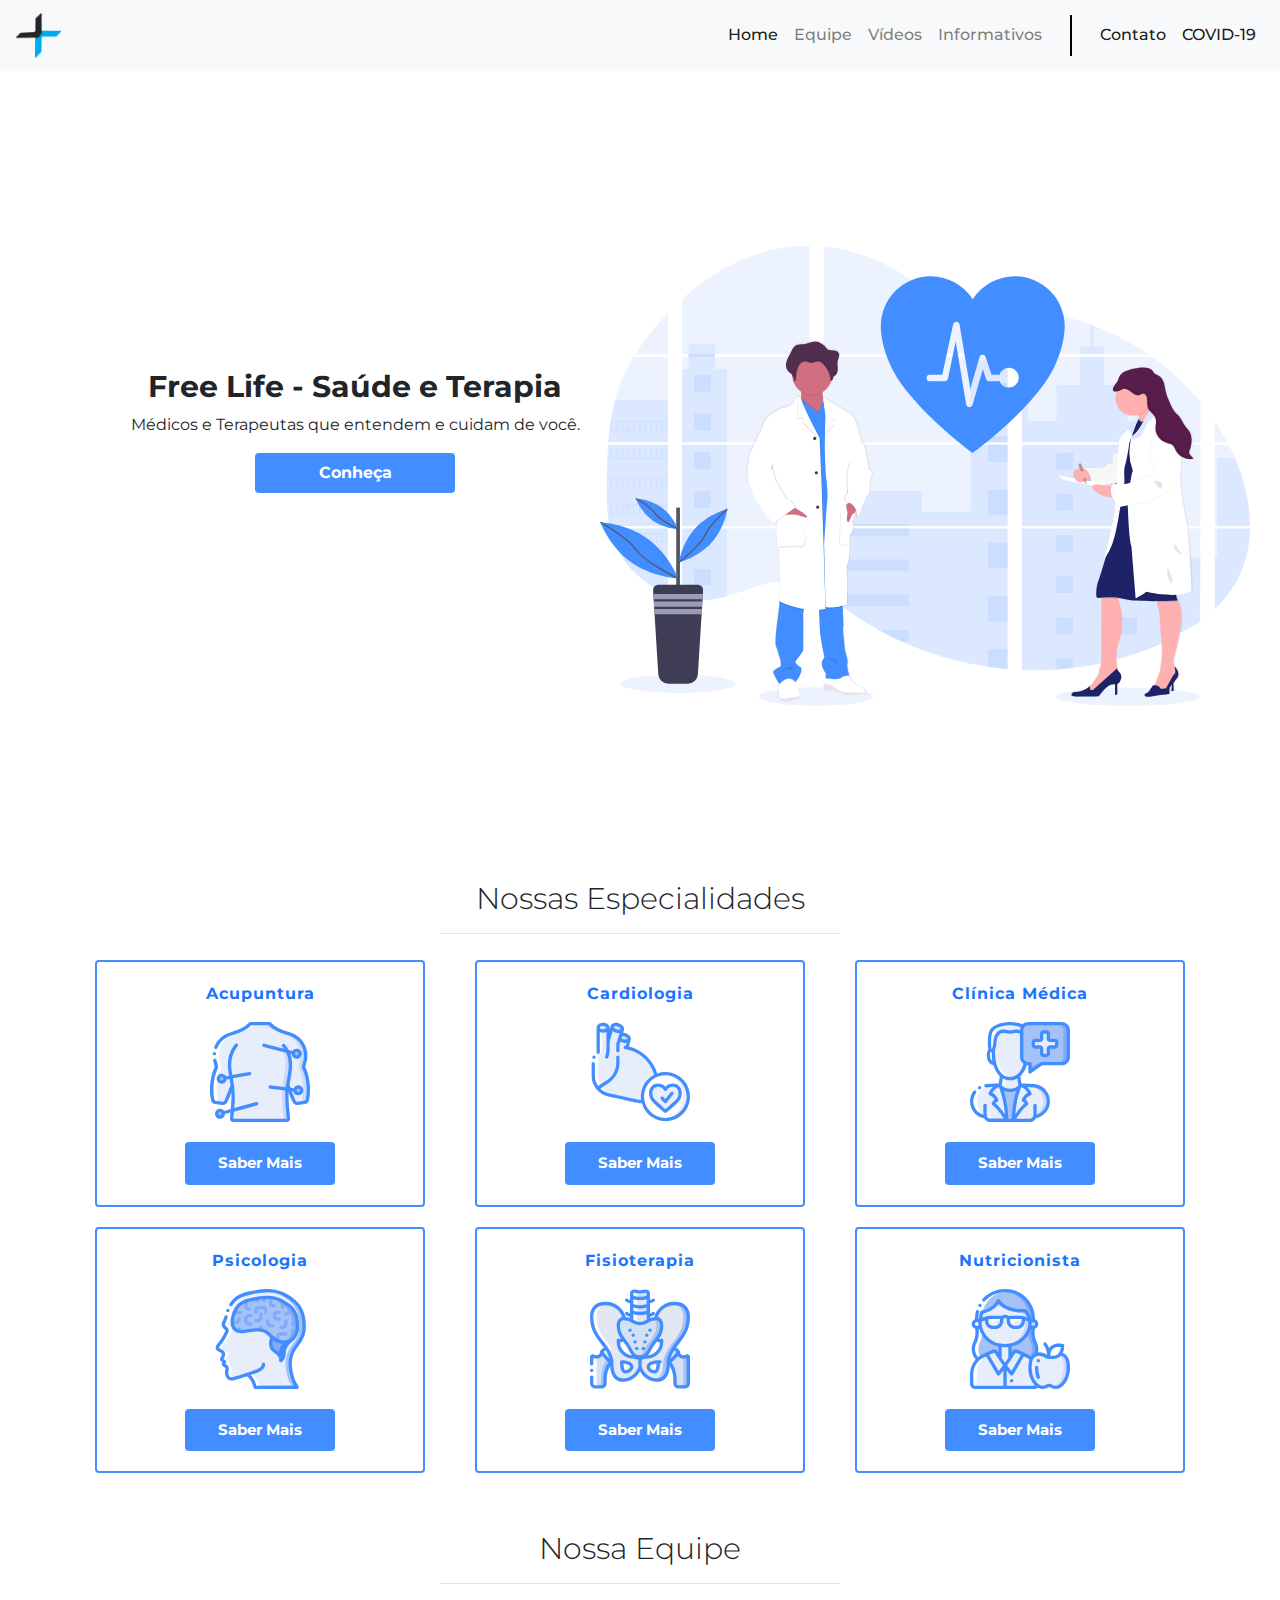
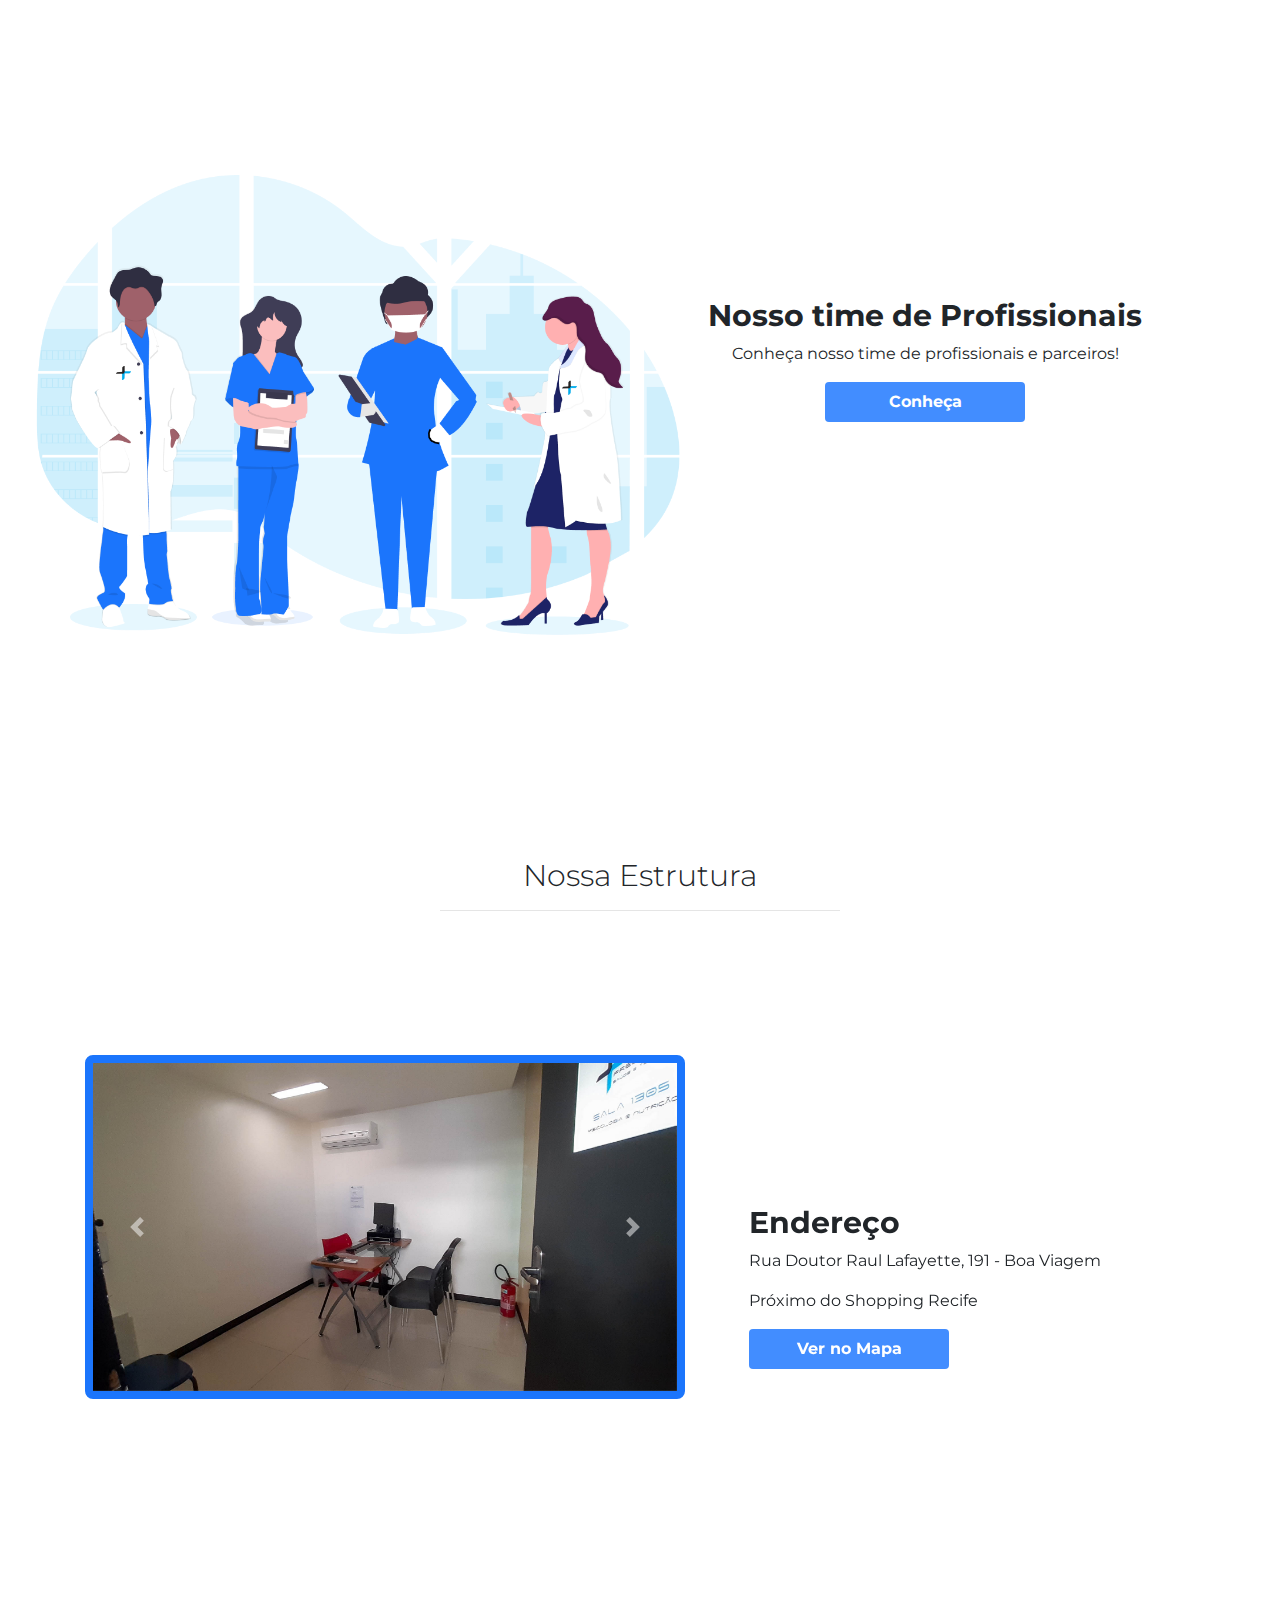
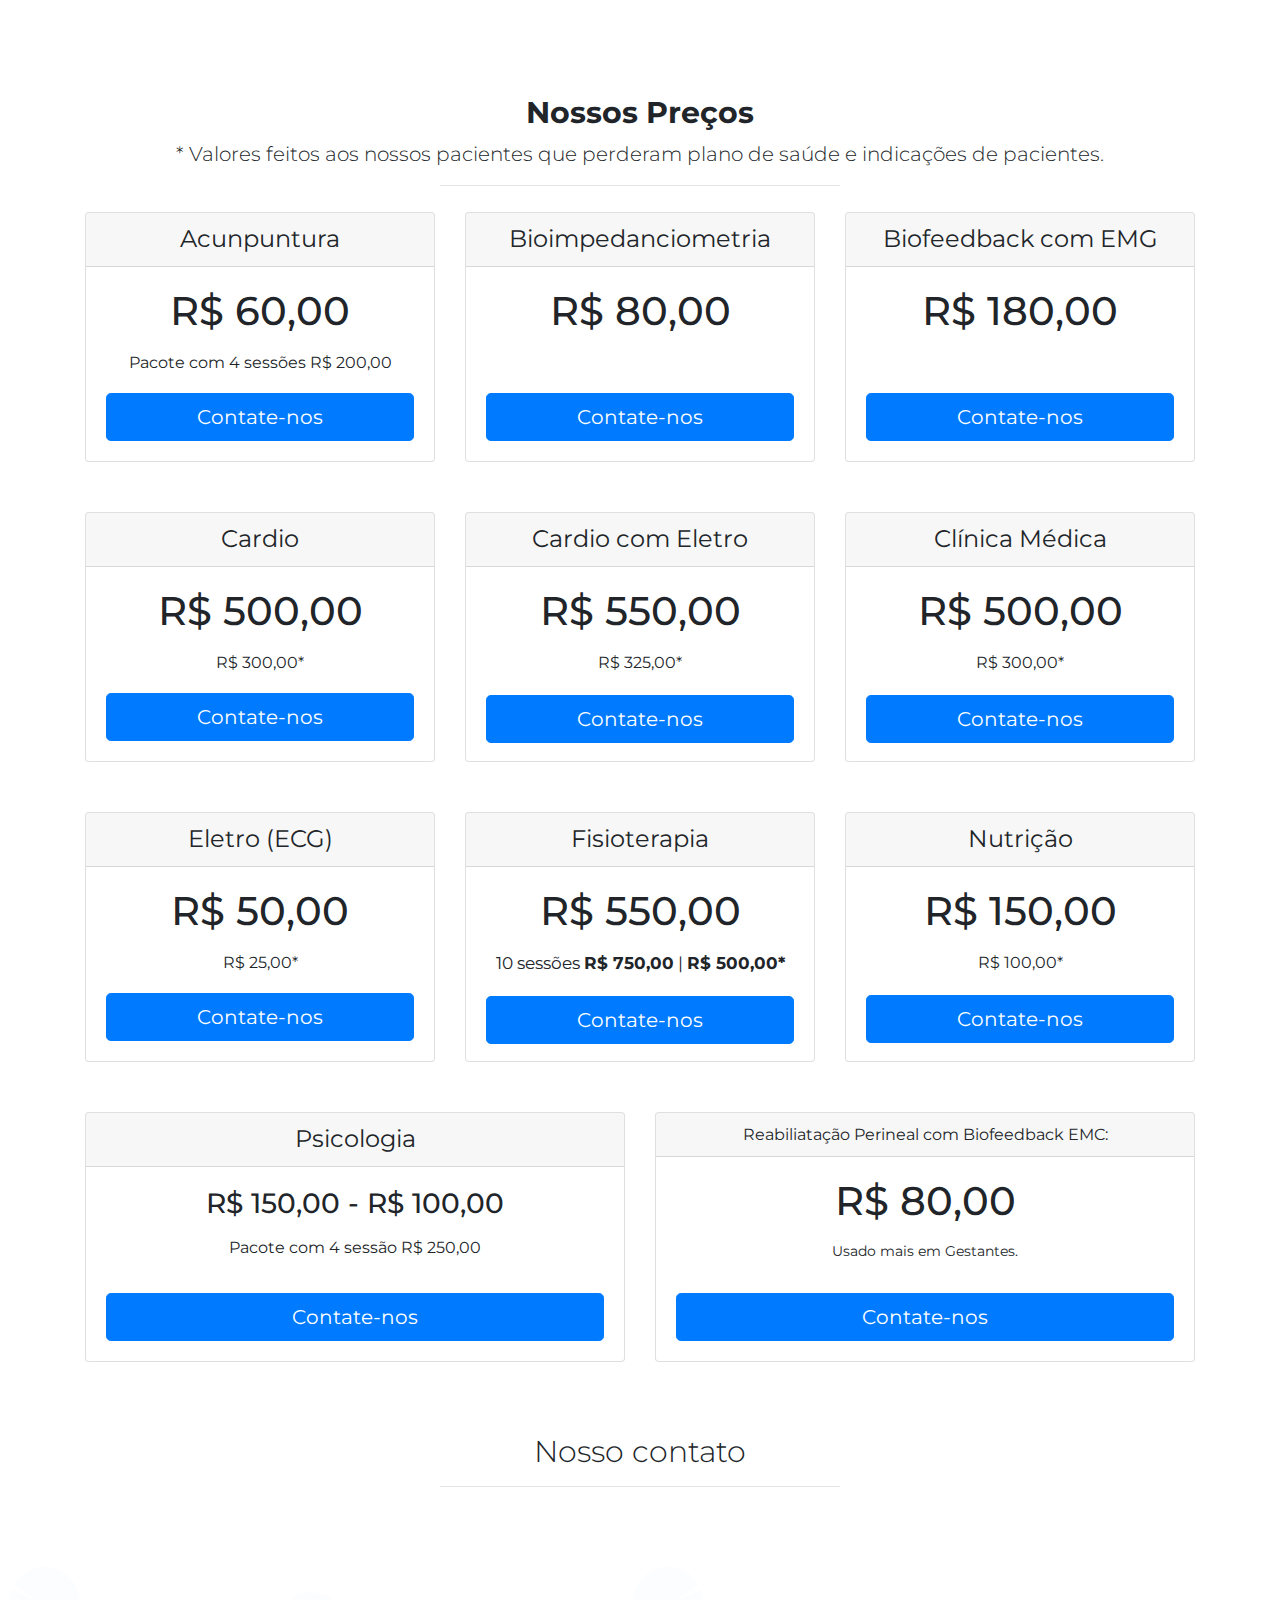
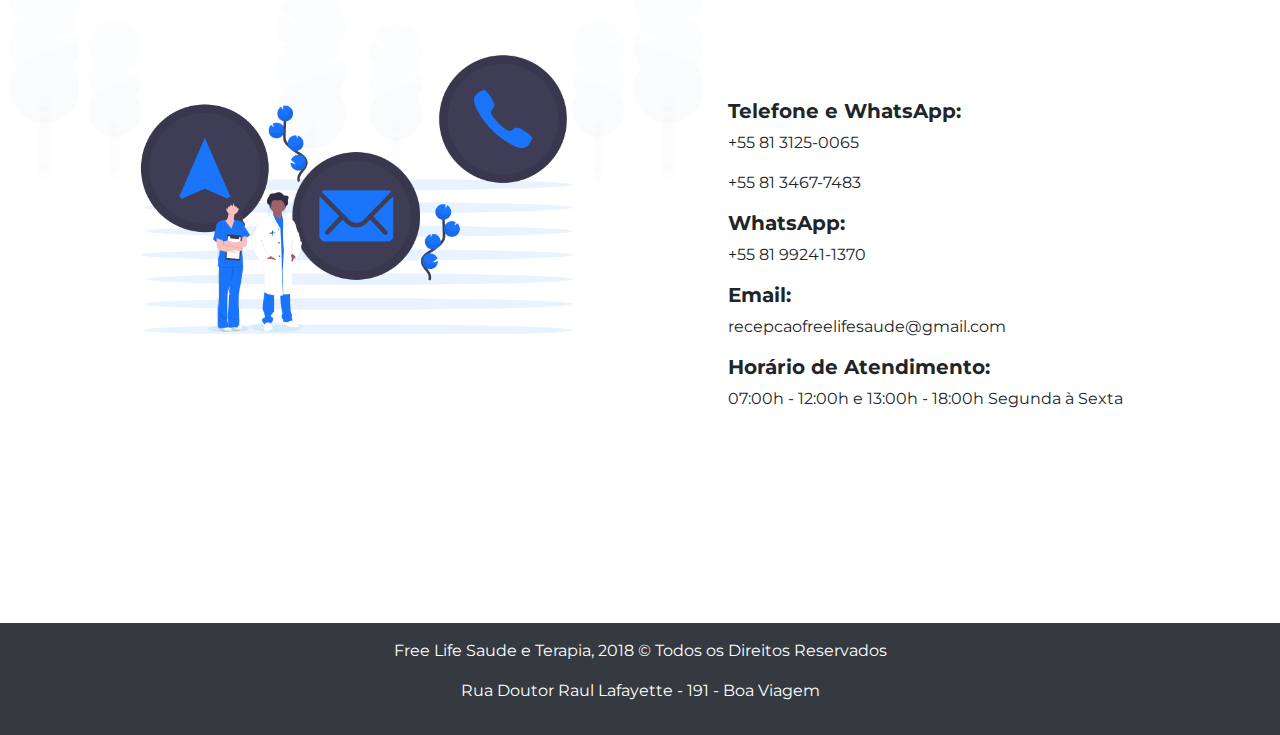
<file: index.html>
<!DOCTYPE html>
<html lang="en">
<head>
    <meta charset="UTF-8">
    <meta name="viewport" content="width=device-width, initial-scale=1.0">
    <title>Free Life - Saúde e Terapia</title>
    <link rel="stylesheet" href="https://maxcdn.bootstrapcdn.com/bootstrap/4.0.0/css/bootstrap.min.css" integrity="sha384-Gn5384xqQ1aoWXA+058RXPxPg6fy4IWvTNh0E263XmFcJlSAwiGgFAW/dAiS6JXm" crossorigin="anonymous"><link rel="stylesheet" href="https://maxcdn.bootstrapcdn.com/bootstrap/4.0.0/css/bootstrap.min.css" integrity="sha384-Gn5384xqQ1aoWXA+058RXPxPg6fy4IWvTNh0E263XmFcJlSAwiGgFAW/dAiS6JXm" crossorigin="anonymous">
    <link rel="stylesheet" href="./index.css">
    <link rel="stylesheet" href="./Global/Global.css">
    <link href="https://fonts.googleapis.com/css2?family=Montserrat:wght@400;500;600;700&display=swap" rel="stylesheet">

    <style>
      html, body, button{
        font-family: 'Montserrat', sans-serif;
      }

    </style>

</head>
<body>
    <!-- Navbar -->
    <nav class="navbar navbar-expand-lg navbar-light bg-light">
        <a class="navbar-brand" href="#">
            <img src="./Global/GlobalAssets/logo.png" width="45" height="45" alt="">
          </a>
        <button class="navbar-toggler" type="button" data-toggle="collapse" data-target="#navbarSupportedContent" aria-controls="navbarSupportedContent" aria-expanded="false" aria-label="Toggle navigation">
          <span class="navbar-toggler-icon"></span>
        </button>
      
        <div class="collapse navbar-collapse" id="navbarSupportedContent">
          <ul class="navbar-nav ml-auto">
            <li class="nav-item active">
                <a class="nav-link" href="#">Home</a>
            </li>
              </li>
              <li class="nav-item ">
                <a class="nav-link" href="./pages/Equipe/Equipe.html">Equipe</a>
              </li>
              <li class="nav-item ">
                <a class="nav-link" href="#">Vídeos</a>
              </li>
              <li class="nav-item ">
                <a class="nav-link" href="#">Informativos</a>
              </li>
              <div>
                  <hr class="d-none d-sm-block " style="height: 40px; width: 2px; background-color: #000; margin: 0 20px;"/>
              </div>
              <li class="nav-item active">
                <a class="nav-link" href="#">Contato</a>
              </li>
              <li class="nav-item active">
                <a class="nav-link" href="#">COVID-19</a>
              </li>
          </ul>
        </div>
      </nav>

      <div class="container">
        <div class="row">
          <div class="col-md-6 col-sm-12">
            <div style="display: flex; justify-content: center; align-items: center; flex-direction: column; height: 80vh; ">
                <h5 class="display-4 " style="font-size: 30px; font-weight: bold;">Free Life - Saúde e Terapia</h5>
                <p class="">Médicos e Terapeutas que entendem e cuidam de você.</p>
                <button class="" style="width: 200px; height: 40px ; font-weight: bold; border-radius: 4px; background-color: #428DFF; border: none; color: #FFF ;cursor: pointer;">Conheça</button>
            </div>
          </div>
          <div class="col-md-6  d-none d-sm-block  " >
            <div style="display: flex; justify-content: center; align-items: center; height: 90vh;">
              <img src="./undraw_medicine_b1ol (1).svg" alt="" style="width: 650px;">
            </div>
          </div>
        </div>
      </div>

      <div class="container d-none d-sm-block  ">

        <h5 class="display-4 text-center " style="font-size: 30px;">Nossas Especialidades</h5>
        <hr style="width: 400px;">

        <div class="row">
          <div class="col-md-4">
            <div class='especialidades'>
              <p>Acupuntura</p>
              <img src="./001-acupuntura.svg" alt="">
              <button>Saber Mais</button>
            </div>
          </div>
          <div class="col-md-4">
            <div class='especialidades'>
              <p>Cardiologia</p>
              <img src="./002-cardiologia.svg" alt="">
              <button>Saber Mais</button>
            </div>
          </div>
          <div class="col-md-4">
            <div class='especialidades'>
              <p>Clínica Médica</p>
              <img src="./003-medico.svg" alt="">
              <button>Saber Mais</button>
            </div>
          </div>
  
          <div class="col-md-4">
            <div class='especialidades'>
              <p>Psicologia</p>
              <img src="./007-cerebro.svg" alt="">
              <button>Saber Mais</button>
            </div>
          </div>
          <div class="col-md-4">
            <div class='especialidades'>
              <p>Fisioterapia</p>
              <img src="./005-osso.svg" alt="">
              <button>Saber Mais</button>
            </div>
          </div>
          <div class="col-md-4">
            <div class='especialidades'>
              <p>Nutricionista</p>
              <img src="./006-nutricionista.svg" alt="">
              <button>Saber Mais</button>
            </div>
          </div>
        </div>
      </div>

      <div class="container d-none d-sm-block">
        <h5 class="display-4 text-center mt-5" style="font-size: 30px;">Nossa Equipe</h5>
        <hr style="width: 400px;">


        <div class="row">
          <div class="col-md-6 " >
            <div style="display: flex; justify-content: center; align-items: center; height: 90vh;">
              <img src="./T.png" alt="" style="width: 650px;">
            </div>
          </div>
          <div class="col-md-6 ">
            <div style="display: flex; justify-content: center; align-items: center; flex-direction: column; height: 80vh; ">
                <h5 class="display-4 " style="font-size: 30px; font-weight: bold;">Nosso time de Profissionais</h5>
                <p class="">Conheça nosso time de profissionais e parceiros!</p>
                <button class="" style="width: 200px; height: 40px ; font-weight: bold; border-radius: 4px; background-color: #428DFF; border: none; color: #FFF ;cursor: pointer;">Conheça</button>
            </div>
          </div>
        </div>
      </div>

      <div class="container d-none d-sm-block">
        <div class="">
          <h5 class="display-4 text-center mt-5" style="font-size: 30px;">Nossa Estrutura</h5>
          <hr style="width: 400px;">
        </div>


        <div class="row">
          <div class="col-md-6 d-none d-sm-block" >
            <div class="teste shadow">
              <div id="carouselExampleFade" class="carousel slide carousel-fade" data-ride="carousel">
                <div class="carousel-inner">
                  <div class="carousel-item active">
                    <img class="d-block w-100" src="./EstruturaAssets/01.jpg" alt="Segundo Slide">
                  </div>
                  <div class="carousel-item">
                    <img class="d-block w-100" src="./EstruturaAssets/02.jpg" alt="Terceiro Slide">
                  </div>
                  <div class="carousel-item">
                    <img class="d-block w-100" src="./EstruturaAssets/03.jpg" alt="Quarto Slide">
                  </div>
                  <div class="carousel-item">
                    <img class="d-block w-100" src="./EstruturaAssets/04.jpg" alt="Quinto Slide">
                  </div>
                  <div class="carousel-item">
                    <img class="d-block w-100" src="./EstruturaAssets/05.jpg" alt="Sexto Slide">
                  </div>
                  <div class="carousel-item">
                    <img class="d-block w-100" src="./EstruturaAssets/06.jpg" alt="Sétimo Slide">
                  </div>
                  <div class="carousel-item">
                    <img class="d-block w-100" src="./EstruturaAssets/07.jpg" alt="Oitavo Slide">
                  </div>
                  <div class="carousel-item">
                    <img class="d-block w-100" src="./EstruturaAssets/08.jpg" alt="Nono Slide">
                  </div>
                  <div class="carousel-item">
                    <img class="d-block w-100" src="./EstruturaAssets/09.jpg" alt="Décimo Slide">
                  </div>
                  <div class="carousel-item">
                    <img class="d-block w-100" src="./EstruturaAssets/10.jpg" alt="Décimo primeiro Slide">
                  </div>
                  <div class="carousel-item">
                    <img class="d-block w-100" src="./EstruturaAssets/11.jpg" alt="Décimo segundo Slide">
                  </div>
                  <div class="carousel-item">
                    <img class="d-block w-100" src="./EstruturaAssets/12.jpg" alt="Décimo segundo Slide">
                  </div>
                  <div class="carousel-item">
                    <img class="d-block w-100" src="./EstruturaAssets/13.jpg" alt="Décimo segundo Slide">
                  </div>
                  <div class="carousel-item">
                    <img class="d-block w-100" src="./EstruturaAssets/14.jpg" alt="Décimo segundo Slide">
                  </div>
                  <div class="carousel-item">
                    <img class="d-block w-100" src="./EstruturaAssets/15.jpg" alt="Décimo segundo Slide">
                  </div>
                  <div class="carousel-item">
                    <img class="d-block w-100" src="./EstruturaAssets/16.jpg" alt="Décimo segundo Slide">
                  </div>
                  <div class="carousel-item">
                    <img class="d-block w-100" src="./EstruturaAssets/17.jpg" alt="Décimo segundo Slide">
                  </div>
                </div>
                <a class="carousel-control-prev" href="#carouselExampleFade" role="button" data-slide="prev">
                  <span class="carousel-control-prev-icon" aria-hidden="true"></span>
                  <span class="sr-only">Anterior</span>
                </a>
                <a class="carousel-control-next" href="#carouselExampleFade" role="button" data-slide="next">
                  <span class="carousel-control-next-icon" aria-hidden="true"></span>
                  <span class="sr-only">Próximo</span>
                </a>
              </div>
            </div>
          </div>
          <div class="col-md-6">
            <div style="display: flex; justify-content: center; align-items: center; flex-direction: column; height: 80vh; ">
              <div class="endereco">
                <h5 class="display-4 " style="font-size: 30px; font-weight: bold;">Endereço</h5>
                <p class="">Rua Doutor Raul Lafayette, 191 - Boa Viagem</p>
                <p>Próximo do Shopping Recife</p>
                <a href="https://www.google.com.br/maps/place/Rua+Dr.+Raul+Lafayette,+191+-+Boa+Viagem,+Recife+-+PE,+51021-220/@-8.1224365,-34.9032361,17z/data=!3m1!4b1!4m5!3m4!1s0x7ab1fb3d713d143:0x7b8ee37aa65591a1!8m2!3d-8.1224365!4d-34.9010474">
                  <button class="" style="width: 200px; height: 40px ; font-weight: bold; border-radius: 4px; background-color: #428DFF; border: none; color: #FFF ;cursor: pointer;">Ver no Mapa</button>
                </a>
              </div>
            </div>
          </div>
        </div>
      </div>

      
      <div class="container">
        <h5 class="display-4 text-center mt-5" style="font-size: 30px; font-weight: 700;">Nossos Preços</h5>
        <p class="lead text-center" style="font-size: 20px;">* Valores feitos aos nossos pacientes que perderam plano de saúde e indicações de pacientes.</p>
        <hr style="width: 400px;">

        <div class="card-deck mb-3 text-center">
          <div class="card mb-4 shadow-sm" style="height: 250px; width: 350px;">
            <div class="card-header color">
              <h4 class="my-0 font-weight-normal">Acunpuntura</h4>
            </div>
            <div class="card-body" style='display: flex; flex-direction: column; justify-content: space-between;'>
              <div>
                <h1 class="card-title pricing-card-title">R$ 60,00</h1>
                <ul class="list-unstyled mt-3 mb-3">
                  <li>Pacote com 4 sessões R$ 200,00 </li>
                </ul>
              </div>
              <div>
                <button type="button" class="btn btn-lg btn-block btn-primary">Contate-nos</button>
              </div>
            </div>
          </div>
          <div class="card mb-4 shadow-sm" style="height: 250px;">
            <div class="card-header color">
              <h4 class="my-0 font-weight-normal">Bioimpedanciometria</h4>
            </div>
            <div class="card-body" style="display: flex; flex-direction: column; justify-content: space-between;">
              <div>
                <h1 class="card-title pricing-card-title">R$ 80,00</h1>
              </div>
              <div>
                <button type="button" class="btn btn-lg btn-block btn-primary mt-1">Contate-nos</button>
              </div>
            </div>
          </div>
          <div class="card mb-4 shadow-sm" style="height: 250px;">
            <div class="card-header">
              <h4 class="my-0 font-weight-normal">Biofeedback com EMG</h4>
            </div>
            <div class="card-body" style="display: flex; flex-direction: column; justify-content: space-between;">
              <div>
                <h1 class="card-title pricing-card-title">R$ 180,00</h1>
              </div>
              <div>
                <button type="button" class="btn btn-lg btn-block btn-primary mt-1">Contate-nos</button>
              </div>
            </div>
          </div>
        </div>

        <div class="card-deck mb-3 text-center">
          <div class="card mb-4 shadow-sm" style="height: 250px;">
            <div class="card-header color">
              <h4 class="my-0 font-weight-normal">Cardio</h4>
            </div>
            <div class="card-body" style='display: flex; flex-direction: column; justify-content: space-between;'>
              <div>
                <h1 class="card-title pricing-card-title">R$ 500,00</h1>
                <ul class="list-unstyled mt-3 mb-3">
                  <li>R$ 300,00*</li>
                </ul>
              </div>
              <div>
                <button type="button" class="btn btn-lg btn-block btn-primary">Contate-nos</button>
              </div>
            </div>
          </div>
          <div class="card mb-4 shadow-sm" style="height: 250px;">
            <div class="card-header color">
              <h4 class="my-0 font-weight-normal">Cardio com Eletro</h4>
            </div>
            <div class="card-body" style="display: flex; flex-direction: column; justify-content: space-between;">
              <div>
                <h1 class="card-title pricing-card-title">R$ 550,00</h1>
                <ul class="list-unstyled mt-3 mb-3">
                  <li>R$ 325,00*</li>
                </ul>
              </div>
              <div>
                <button type="button" class="btn btn-lg btn-block btn-primary mt-1">Contate-nos</button>
              </div>
            </div>
          </div>
          <div class="card mb-4 shadow-sm" style="height: 250px;">
            <div class="card-header">
              <h4 class="my-0 font-weight-normal">Clínica Médica</h4>
            </div>
            <div class="card-body" style="display: flex; flex-direction: column; justify-content: space-between;">
              <div>
                <h1 class="card-title pricing-card-title">R$ 500,00</h1>
                <ul class="list-unstyled mt-3 mb-3">
                  <li>R$ 300,00*</li>
                </ul>
              </div>
              <div>
                <button type="button" class="btn btn-lg btn-block btn-primary mt-1">Contate-nos</button>
              </div>
            </div>
          </div>
        </div>

        <div class="card-deck mb-3 text-center">
          <div class="card mb-4 shadow-sm" style="height: 250px;">
            <div class="card-header color">
              <h4 class="my-0 font-weight-normal">Eletro (ECG)</h4>
            </div>
            <div class="card-body" style='display: flex; flex-direction: column; justify-content: space-between;'>
              <div>
                <h1 class="card-title pricing-card-title">R$ 50,00</h1>
                <ul class="list-unstyled mt-3 mb-3">
                  <li>R$ 25,00*</li>
                </ul>
              </div>
              <div>
                <button type="button" class="btn btn-lg btn-block btn-primary">Contate-nos</button>
              </div>
            </div>
          </div>
          <div class="card mb-4 shadow-sm" style="height: 250px;">
            <div class="card-header color">
              <h4 class="my-0 font-weight-normal">Fisioterapia</h4>
            </div>
            <div class="card-body" style="display: flex; flex-direction: column; justify-content: space-between;">
              <div>
                <h1 class="card-title pricing-card-title">R$ 550,00</h1>
                <ul class="list-unstyled mt-3 mb-3" style="font-size: 17px;">
                  <li>10 sessões <strong>R$ 750,00</strong> | <strong>R$ 500,00*</strong></li>
                  
                </ul>
              </div>
              <div>
                <button type="button" class="btn btn-lg btn-block btn-primary mt-1">Contate-nos</button>
              </div>
            </div>
          </div>
          <div class="card mb-4 shadow-sm" style="height: 250px;">
            <div class="card-header">
              <h4 class="my-0 font-weight-normal">Nutrição</h4>
            </div>
            <div class="card-body" style="display: flex; flex-direction: column; justify-content: space-between;">
              <div>
                <h1 class="card-title pricing-card-title">R$ 150,00</h1>
                <ul class="list-unstyled mt-3 mb-3">
                  <li>R$ 100,00*</li>
                </ul>
              </div>
              <div>
                <button type="button" class="btn btn-lg btn-block btn-primary mt-1">Contate-nos</button>
              </div>
            </div>
          </div>
        </div>

        <div class="card-deck mb-3 text-center">
          <div class="card mb-4 shadow-sm" style="height: 250px;">
            <div class="card-header color">
              <h4 class="my-0 font-weight-normal">Psicologia</h4>
            </div>
            <div class="card-body" style='display: flex; flex-direction: column; justify-content: space-between;'>
              <div>
                <h1 class="card-title pricing-card-title" style="font-size: 28px;">R$ 150,00 - R$ 100,00</h1>
                <ul class="list-unstyled mt-3 mb-3">
                  <li>Pacote com 4 sessão R$ 250,00</li>
                </ul>
              </div>
              <div>
                <button type="button" class="btn btn-lg btn-block btn-primary">Contate-nos</button>
              </div>
            </div>
          </div>
          <div class="card mb-4 shadow-sm" style="height: 250px;">
            <div class="card-header color">
              <h4 class="my-0 font-weight-normal" style="font-size: 16px;">Reabiliatação Perineal com Biofeedback EMC:</h4>
            </div>
            <div class="card-body" style="display: flex; flex-direction: column; justify-content: space-between;">
              <div>
                <h1 class="card-title pricing-card-title">R$ 80,00</h1>
                <ul class="list-unstyled mt-3 mb-3" style="font-size: 14px;">
                  <li>Usado mais em Gestantes.</li>
                </ul>
              </div>
              <div>
                <button type="button" class="btn btn-lg btn-block btn-primary mt-1">Contate-nos</button>
              </div>
            </div>
          </div>
        </div>
      </div>


      <div class="container">
        <h5 class="display-4 text-center mt-5" style="font-size: 30px;">Nosso contato</h5>
        <hr style="width: 400px;">


        <div class="row">
          <div class="col-md-6 d-none d-sm-block" >
            <div style="display: flex; justify-content: center; align-items: center; height: 55vh;">
              <img src="./contact.png" alt="" style="width: 700px;">
            </div>
          </div>
          <div class="col-md-6 col-sm-12">
            <div style="display: flex; justify-content: center; align-items: center; flex-direction: column; height: 80vh; ">
              <div class="endereco">
                <h5 class="display-4 " style="font-size: 20px; font-weight: bold;">Telefone e WhatsApp:</h5>
                <p class="">+55 81 3125-0065</p>
                <p class="">+55 81 3467-7483</p>
                <h5 class="display-4 " style="font-size: 20px; font-weight: bold;">WhatsApp:</h5>
                <p class="">+55 81 99241-1370</p>
                <h5 class="display-4 " style="font-size: 20px; font-weight: bold;">Email:</h5>
                <p class="">recepcaofreelifesaude@gmail.com</p>
                <h5 class="display-4 " style="font-size: 20px; font-weight: bold;">Horário de Atendimento:</h5>
                <p class="">07:00h - 12:00h e 13:00h - 18:00h Segunda à Sexta</p>
                  <div class="endereco d-sm-block d-md-none">
                    <p class="" style="font-size: 20px; font-weight: bold;">Endereço</h5>
                    <p class="">Rua Doutor Raul Lafayette, 191 - Boa Viagem</p>
                    <p>Próximo do Shopping Recife</p>
                    <a href="https://www.google.com.br/maps/place/Rua+Dr.+Raul+Lafayette,+191+-+Boa+Viagem,+Recife+-+PE,+51021-220/@-8.1224365,-34.9032361,17z/data=!3m1!4b1!4m5!3m4!1s0x7ab1fb3d713d143:0x7b8ee37aa65591a1!8m2!3d-8.1224365!4d-34.9010474">
                      <button class="" style="width: 200px; height: 40px ; font-weight: bold; border-radius: 4px; background-color: #428DFF; border: none; color: #FFF ;cursor: pointer;">Ver no Mapa</button>
                    </a>
                </div>
              </div>
            </div>
          </div>
        </div>
      </div>


      <div class="bg-dark" style="margin-bottom: 0; position: relative; bottom: 0px;">
        <div class="p-3">
          <p class='text-center text-white'>Free Life Saude e Terapia, 2018 © Todos os Direitos Reservados</p>
          <p class="location text-center text-white">Rua Doutor Raul Lafayette - 191 - Boa Viagem</p>
        </div>
      </div>

    

    <script src="https://code.jquery.com/jquery-3.2.1.slim.min.js" integrity="sha384-KJ3o2DKtIkvYIK3UENzmM7KCkRr/rE9/Qpg6aAZGJwFDMVNA/GpGFF93hXpG5KkN" crossorigin="anonymous"></script>
<script src="https://cdnjs.cloudflare.com/ajax/libs/popper.js/1.12.9/umd/popper.min.js" integrity="sha384-ApNbgh9B+Y1QKtv3Rn7W3mgPxhU9K/ScQsAP7hUibX39j7fakFPskvXusvfa0b4Q" crossorigin="anonymous"></script>
<script src="https://maxcdn.bootstrapcdn.com/bootstrap/4.0.0/js/bootstrap.min.js" integrity="sha384-JZR6Spejh4U02d8jOt6vLEHfe/JQGiRRSQQxSfFWpi1MquVdAyjUar5+76PVCmYl" crossorigin="anonymous"></script>
</body>
</html>
</file>
<file: index.css>
.especialidades{
    border: 2px solid #428DFF;
    display: flex;
    align-items: center;
    justify-content: center;
    flex-direction: column;
    padding: 20px;
    border-radius: 4px;
    margin: 10px;
}

.especialidades p {
    font-weight: 700;
    letter-spacing: 1px;
    color: #1b75fc;
}

.especialidades img{
    width: 100px;
}

.especialidades button{
    margin-top: 20px;
    background-color: #428DFF;
    border-radius: 4px;
    width: 150px;
    outline: none;
    border: none;
    padding: 10px;
    color: #FFF;
    font-size: 15px;
    font-weight: bold;
    cursor: pointer;
}

.especialidades button:hover{
    background-color: #1b75fc;
}


.teste{
    display: flex;
    justify-content: center;
    align-items: center;
    width: 600px;
    height: 600px;}

.teste .carousel{
    border: 8px solid #1b75fc;
    border-radius: 8px;
}

.card{
    height: 250px;
    width: 350px;
}
</file>
<file: Global/Global.css>
@font-face{
    font-family: 'Montserrat', sans-serif;
    src: url('https://fonts.googleapis.com/css2?family=Manrope:wght@500;700;800&family=Montserrat:wght@400;900&display=swap');
}

body{
    font-family: 'Monserrat', sans-serif;
    margin: 0;
    padding: 0;
    box-sizing: border-box;
}

nav div ul li .nav-link{
    font-weight: 500;
}

.principal-container{
    display: flex;
    align-items: center;
    justify-content: center;
    background-color: #00ACEC;
    height: 100vh;
    margin-top: 30px;
}

footer{
    position: absolute;
    bottom: 0px;
    background-color: #343A40;
    display: flex;
    flex-direction: row;
    justify-content: center;
    align-items: center;
}

footer div p{
    font-weight: 500;
}

footer div .location{
    font-size: 15px;
    color: #FFF
}

footer div a {
    text-decoration: none;
    text-align: center;
}

.title{
    text-align: center;
    margin-top: 30px;
    font-size: 20px;
    color: #FFF;
    font-weight: 500;
}

.divisor{
    background-color: #FFF;
    width: 300px;
}

.card{
    margin: 10px;
    margin: 10px auto;
}
</file>
